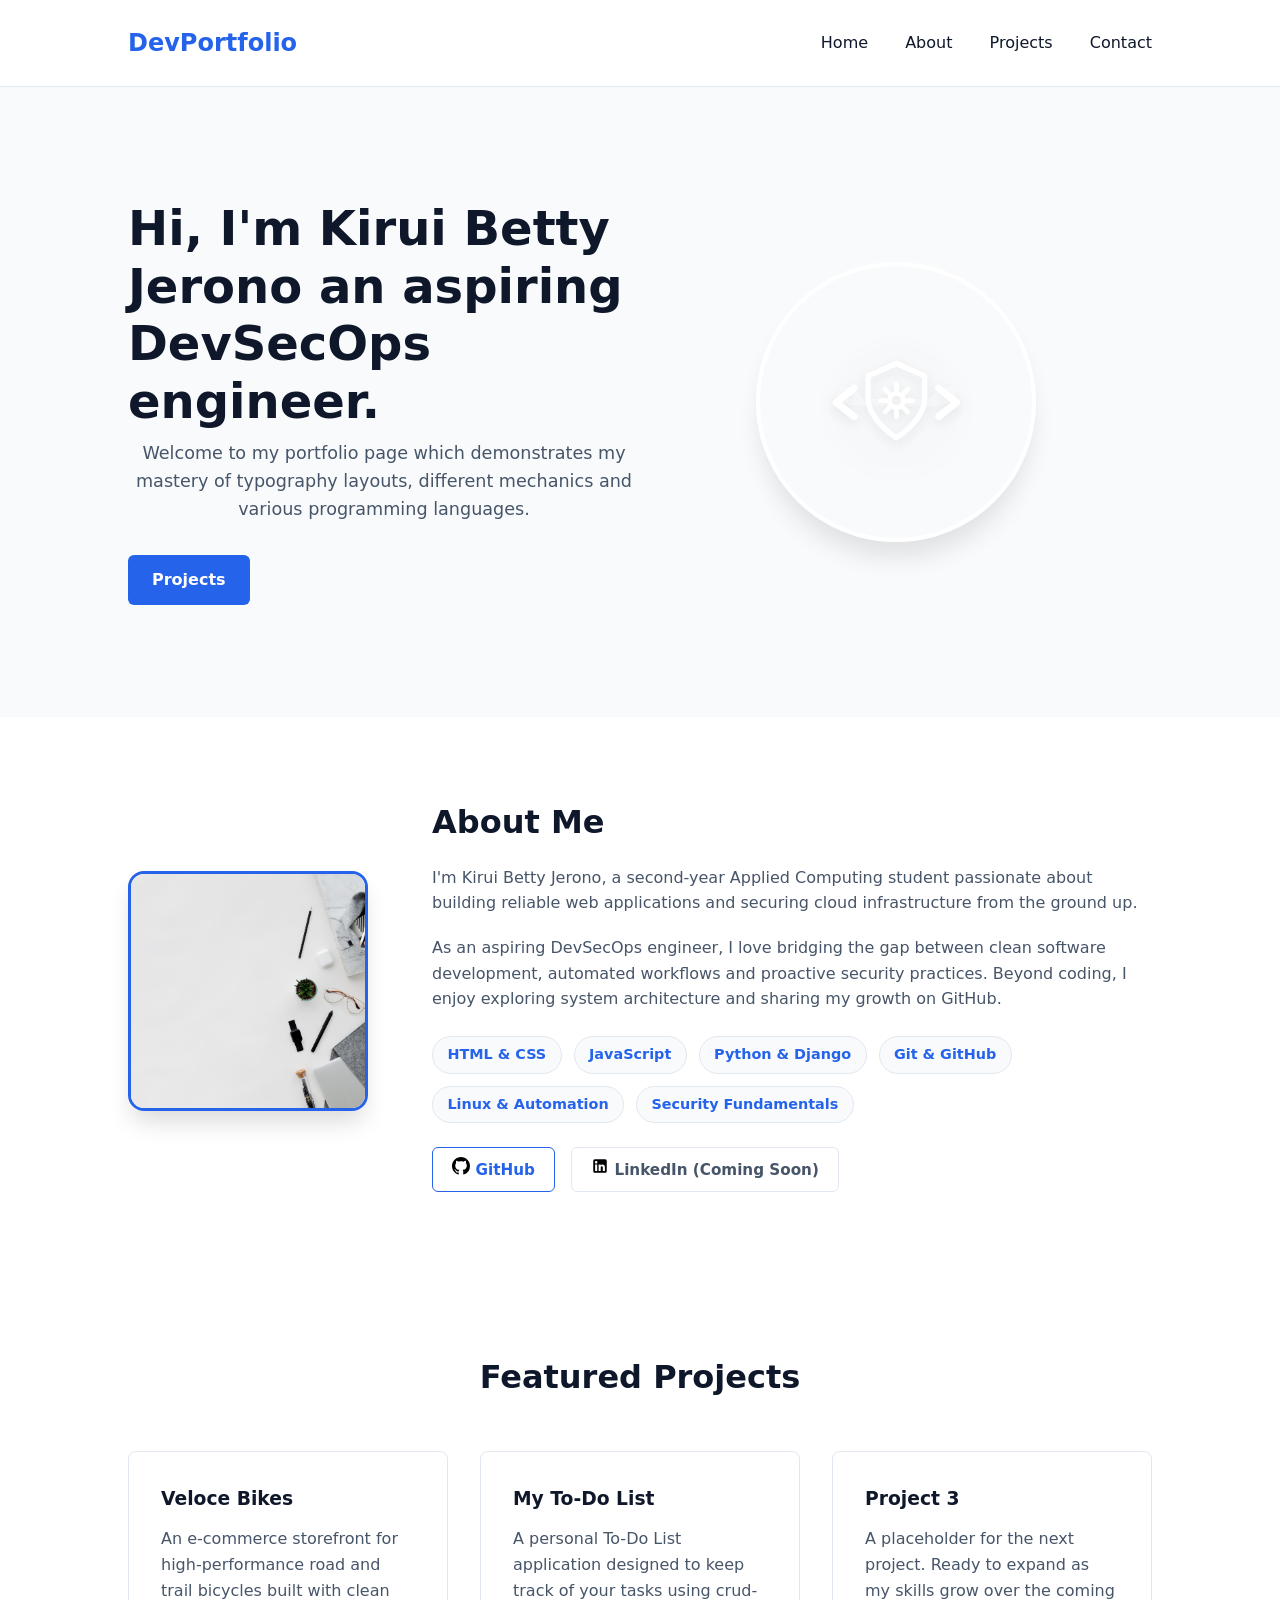
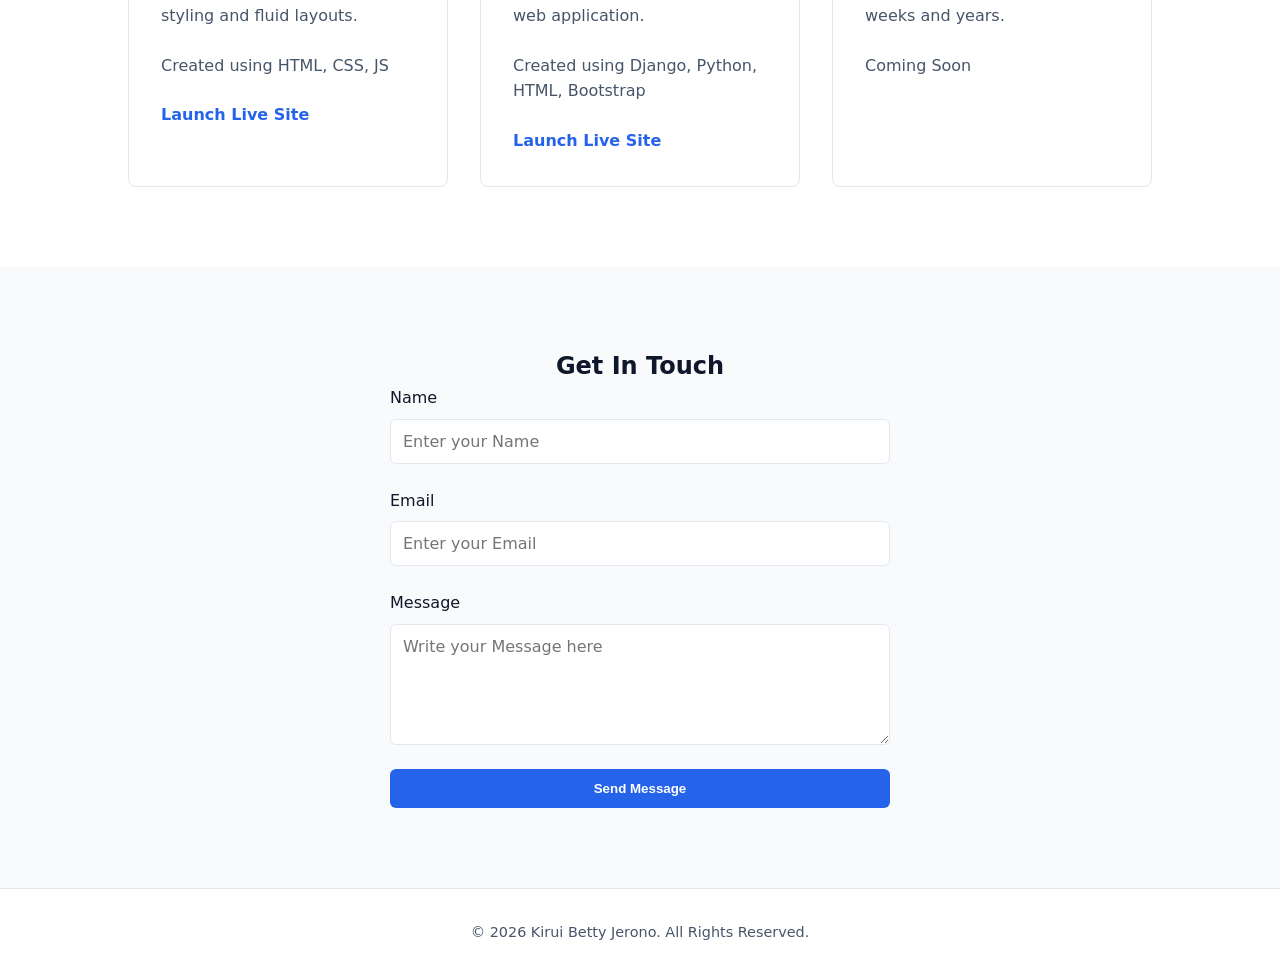
<file: index.html>
<!DOCTYPE html>
<html lang="en">
<head>
    <meta charset="UTF-8">
    <meta name="viewport" content="width=device-width, initial-scale=1.0">
    <title>Portfolio</title>
    <link rel="stylesheet" href="style.css">
    <link rel="icon" type="image/svg+xml" href="./favicon.svg"> 
</head>
<body>
    
    <!-- Navigation header -->
     <header class="main-header">
        <div class="logo">DevPortfolio</div>
        <nav class="nav-links">
            <a href="#home">Home</a>
            <a href="#about">About</a>
            <a href="#projects">Projects</a>
            <a href="#contact">Contact</a>
        </nav>
     </header>

     <main>
        <!-- Hero Section -->
         <section id="home" class="hero-section">
            <div class="hero-content">
                <h1>Hi, I'm Kirui Betty Jerono an aspiring DevSecOps engineer.</h1>
                <p>Welcome to my portfolio page which demonstrates my mastery of typography layouts, different mechanics and various programming languages.</p>
                <a href="#projects" class="btn">Projects</a>
            </div>

            <!-- Right Side: Flexbox Avatar Placeholder -->
             <div class="hero-avatar-wrapper">
                <div class="avatar-placeholder">

                    <!-- Inline DevSecOps Vector Graphics -->
                     <svg xmlns="http://w3.org" viewBox="0 0 100 100" class="devsecops-svg">

                        <!-- Title to the DevSecOps Vector image -->
                        <title id="devsecops-title">DevSecOps Icon: Code brackets for development, Spinning gear for automation, Shield for security and Infinity loop for continuous delivery</title>

                        <!-- Glowing background design element -->
                        <circle cx="50" cy="50" r="40" fill="rgba(255, 255, 255, 0.1)" />

                        <!-- DevOps infrastructure loop / Infinity Sign-->
                        <path d="M30 50 C 20 35, 10 50 30 50 C 50 50, 50 50, 70 50 C 90 50, 80 35, 70 50 C 50 50, 50 50, 30 50 Z"
                              fill="none" stroke="#ffffff" stroke-width="4" stroke-linecap="round" stroke-linejoin="round" opacity="0.3"/>
                        
                        <!-- Security Shield (Sec) -->
                        <path d="M50 28 L66 35 V48 C66 60 50 70 50 70 C50 70 34 60 34 48 V35 Z"
                              fill="rgba(255, 255, 255, 0.08)" stroke="#ffffff" stroke-width="3" stroke-linejoin="round" />

                        <!-- Center Gear (Ops / Automation) -->
                        <path d="M50 40 L50 43 M50 55 L50 58 M41 49 L44 49 M56 49 L59 49 M43.6 42.6 L45.8 44.8 M54.2 53.2 L56.4 55.4 M43.6 55.4 L45.8 53.2 M54.2 44.8 L56.4 42.6" 
                              stroke="#ffffff" stroke-width="2.5" stroke-linecap="round" />
                        <circle cx="50" cy="49" r="4" fill="none" stroke="#ffffff" stroke-width="2.5" />
                        <g class="gear-group">
                            <path d="M50 40 L50 43 M50 55 L50 58 M41 49 L44 49 M56 49 L59 49 M43.6 42.6 L45.8 44.8 M54.2 53.2 L56.4 55.4 M43.6 55.4 L45.8 53.2 M54.2 44.8 L56.4 42.6" 
                                  stroke="#ffffff" stroke-width="2.5" stroke-linecap="round" />
                            <circle cx="50" cy="49" r="4" fill="none" stroke="#ffffff" stroke-width="2.5"/>
                        </g>
                        
                        <!-- Code Brackets (Dev / Development) -->
                        <path d="M26 42 L16 50 L26 58" fill="none" stroke="#ffffff" stroke-width="4" stroke-linecap="round" stroke-linejoin="round" />
                        <path d="M74 42 L84 50 L74 58" fill="none" stroke="#ffffff" stroke-width="4" stroke-linecap="round" stroke-linejoin="round" />
                     </svg>
                </div>
             </div>
         </section>

         <!-- About Me Section -->
          <section id="about" class="about-section">
            <div class="about-container">
                <div class="about-image">
                    <img src="images/Avatar.jpg" alt="Kirui Betty Jerono">
                </div>
                <div class="about-text">
                    <h2>About Me</h2>
                    <p>I'm Kirui Betty Jerono, a second-year Applied Computing student passionate about building reliable web applications and securing cloud infrastructure from the ground up.</p>
                    <p>As an aspiring DevSecOps engineer, I love bridging the gap between clean software development, automated workflows and proactive security practices. Beyond coding, I enjoy exploring system architecture and sharing my growth on GitHub.</p>
                    <div class="skills-tags">
                        <span>HTML &amp; CSS</span>
                        <span>JavaScript</span>
                        <span>Python &amp; Django</span>
                        <span>Git &amp; GitHub</span>
                        <span>Linux &amp; Automation</span>
                        <span>Security Fundamentals</span>
                    </div>
                    <div class="social-links">
                        <a href="https://github.com/Blockbird77" target="_blank" rel="noopener noreferrer" class="social-btn">
                             <svg xmlns="http://w3.org" width="18" height="18" viewBox="0 0 24 24" fill="currentColour" aria-hidden="true">
                                <path d="M12 0C5.37 0 0 5.37 0 12c0 5.31 3.435 9.795 8.205 11.385.6.105.825-.255.825-.57 0-.285-.015-1.23-.015-2.235-3.015.555-3.795-.735-4.035-1.41-.135-.345-.72-1.41-1.23-1.695-.42-.225-1.02-.78-.015-.795.945-.015 1.62.87 1.845 1.23 1.08 1.815 2.805 1.305 3.495.99.105-.78.42-1.305.765-1.605-2.67-.3-5.46-1.335-5.46-5.925 0-1.305.465-2.385 1.23-3.225-.12-.3-.54-1.53.12-3.18 0 0 1.005-.315 3.3 1.23.96-.27 1.98-.405 3-.405s2.04.135 3 .405c2.295-1.56 3.3-1.23 3.3-1.23.66 1.65.24 2.88.12 3.18.765.84 1.23 1.905 1.23 3.225 0 4.605-2.805 5.625-5.475 5.925.435.375.81 1.095.81 2.22 0 1.605-.015 2.895-.015 3.3 0 .315.225.69.825.57A12.02 12.02 0 0 0 24 12c0-6.63-5.37-12-12-12z"/>
                             </svg>
                            <span>GitHub</span>
                        </a>
                        <span class="social-btn social-placeholder" title="LinkedIn profile coming soon">
                             <svg xmlns="http://w3.org" width="18" height="18" viewBox="0 0 24 24" fill="currentColour" aria-hidden="true">
                                <path d="M19 3a2 2 0 0 1 2 2v14a2 2 0 0 1-2 2H5a2 2 0 0 1-2-2V5a2 2 0 0 1 2-2h14m-.5 15.5v-5.3a3.26 3.26 0 0 0-3.26-3.26c-.85 0-1.84.52-2.28 1.3v-1.11h-2.79v8.37h2.79v-4.93c0-.77.62-1.4 1.39-1.4a1.4 1.4 0 0 1 1.4 1.4v4.93h2.75M6.88 8.56a1.68 1.68 0 0 0 1.68-1.68c0-.93-.75-1.69-1.68-1.69a1.69 1.69 0 0 0-1.69 1.69c0 .93.76 1.68 1.69 1.68m1.39 9.94v-8.37H5.5v8.37h2.77z"/>
                             </svg>
                            <span>LinkedIn (Coming Soon)</span>
                        </span>
                    </div>
                </div>
            </div>
          </section>

         <!-- Portfolio Gallery -->
          <section id="projects" class="projects-section">
            <h2>Featured Projects</h2>
            <div class="projects-grid">

                <!-- Project Card 1: Veloce Bikes -->
                 <article class="project-card">
                    <div class="card-content">
                        <h3>Veloce Bikes</h3>
                        <p>An e-commerce storefront for high-performance road and trail bicycles built with clean styling and fluid layouts.</p>
                        <p>Created using HTML, CSS, JS</p>
                        <a href="https://blockbird77.github.io/veloce-bikes-ecommerce/" target="_blank" class="card-link">Launch Live Site</a>
                    </div>
                 </article>

                 <!-- Project Card 2: My To-Do List -->
                  <article class="project-card">
                    <div class="card-content">
                        <h3>My To-Do List</h3>
                        <p>A personal To-Do List application designed to keep track of your tasks using crud-web application.</p>
                        <p>Created using Django, Python, HTML, Bootstrap</p>
                        <a href="https://bee77.pythonanywhere.com/" target="_blank" class="card-link">Launch Live Site</a>
                    </div>
                  </article>

                 <!-- Project Card 3: My next project -->
                  <article class="project-card">
                    <div class="card-content">
                        <h3>Project 3</h3>
                        <p>A placeholder for the next project. Ready to expand as my skills grow over the coming weeks and years.</p>
                        <span class="card-link-disabled">Coming Soon</span>
                    </div>
                 </article>
            </div>
          </section>

          <!-- Contact Form -->
           <section id="contact" class="contact-section">
            <h2>Get In Touch</h2>
            <form action="https://formspree.io/f/myewbwaq" method="POST" class="contact-form">
                <div class="form-group">
                    <label for="name">Name</label>
                    <input type="text" id="name" name="name" placeholder="Enter your Name">
                </div>
                <div class="form-group">
                    <label for="email">Email</label>
                    <input type="email" id="email" name="email" required placeholder="Enter your Email">
                </div>
                <div class="form-group">
                    <label for="message">Message</label>
                    <textarea name="message" id="message" rows="5" required placeholder="Write your Message here"></textarea>
                </div>
                <button type="submit" class="btn"> Send Message</button>
            </form>
           </section>
     </main>

     <!-- Footer -->
      <footer class="main-footer">
        <p> © 2026 Kirui Betty Jerono. All Rights Reserved. </p>
      </footer>
</body>
</html>
</file>
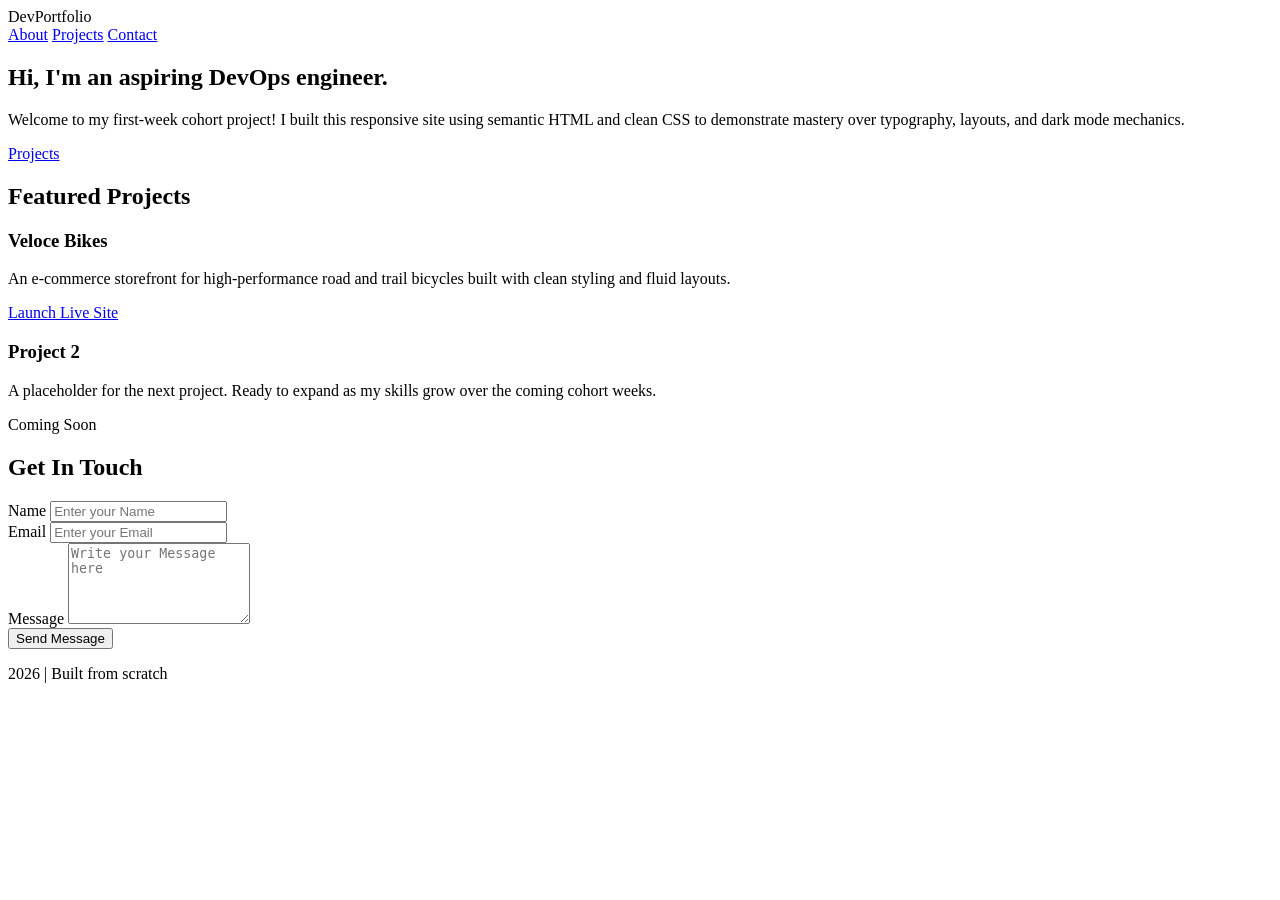
<file: about.html>
<!DOCTYPE html>
<html lang="en">
<head>
    <meta charset="UTF-8">
    <meta name="viewport" content="width=device-width, initial-scale=1.0">
    <title>My Portfolio</title>
</head>
<body>
    
    <!-- Navigation header -->
     <header class="main-header">
        <div class="logo">DevPortfolio</div>
        <nav class="nav-links">
            <a href="#about">About</a>
            <a href="#projects">Projects</a>
            <a href="#contact">Contact</a>
        </nav>
     </header>

     <main>
        <!-- Hero Section -->
         <section id="about" class="hero-section">
            <div class="hero-content">
                <h1>Hi, I'm an aspiring DevOps engineer.</h1>
                <p>Welcome to my first-week cohort project! I built this responsive site using semantic HTML and clean CSS to demonstrate mastery over typography, layouts, and dark mode mechanics.</p>
                <a href="#projects" class="btn">Projects</a>
            </div>
         </section>

         <!-- Portfolio Gallery -->
          <section id="projects" class="projects-section">
            <h2>Featured Projects</h2>
            <div class="card-content">

                <!-- Project Card 1: Veloce Bikes -->
                 <article class="project-card">
                    <div class="card-content">
                        <h3>Veloce Bikes</h3>
                        <p>An e-commerce storefront for high-performance road and trail bicycles built with clean styling and fluid layouts.</p>
                        <a href="https://blockbird77.github.io/veloce-bikes-ecommerce/" target="_blank" class="card-link">Launch Live Site</a>
                    </div>
                 </article>

                 <!-- Project Card 2: My next project -->
                  <article class="project-card">
                    <div class="card-content">
                        <h3>Project 2</h3>
                        <p>A placeholder for the next project. Ready to expand as my skills grow over the coming cohort weeks.</p>
                        <span class="card-link-disabled">Coming Soon</span>
                    </div>
                 </article>
            </div>
          </section>

          <!-- Contact Form -->
           <section id="contact" class="contact-section">
            <h2>Get In Touch</h2>
            <form action="" class="contact-form">
                <div class="form-group">
                    <label for="name">Name</label>
                    <input type="text" id="name" required placeholder="Enter your Name">
                </div>
                <div class="form-group">
                    <label for="email">Email</label>
                    <input type="email" id="email" required placeholder="Enter your Email">
                </div>
                <div class="form-group">
                    <label for="message">Message</label>
                    <textarea name="message" id="message" rows="5" required placeholder="Write your Message here"></textarea>
                </div>
                <button type="submit" class="btn"> Send Message</button>
            </form>
           </section>
     </main>

     <!-- Footer -->
      <footer class="main-footer">
        <p>2026 | Built from scratch </p>
      </footer>
</body>
</html>
</file>
<file: style.css>
/* CSS Variables (Dark Mode Setup) */
*{
    margin: 0;
    padding: 0;
    box-sizing: border-box;
}
:root{
    --bg-primary: #ffffff;
    --bg-secondary: #f8fafc;
    --card-bg: #ffffff;
    --text-main: #0f172a;
    --text-muted: #475569;
    --accent: #2563eb;
    --border-colour: #e2e8f0;
}

/* Automatic Dark Mode Switcher */
@media (prefers-color-scheme: dark) {
    :root {
        --bg-primary: #0f172a;
        --bg-secondary: #1e293b;
        --card-bg: #1e293b;
        --text-main: #f8fafc;
        --text-muted: #94a3b8;
        --accent: #3b82f6;
        --border-colour: #334155; 
    }
}
html{
    scroll-behavior: smooth;
}
body{
    font-family: system-ui, -apple-system, BlinkMacSystemFont, 'Segoe UI', Roboto, Oxygen, Ubuntu, Cantarell, 'Open Sans', 'Helvetica Neue', sans-serif;
    background-color: var(--bg-primary);
    color: var(--text-main);
    line-height: 1.6;
    transition: background-colour 0.3s ease, colour 0.3s ease;
}

/* Layouts (Header & Nav) */
.main-header{
    display: flex;
    justify-content: space-between;
    align-items: center;
    padding: 1.5rem 10%;
    background-color: var(--bg-primary);
    border-bottom: 1px solid var(--border-colour);
    position: sticky;
    top: 0;
    z-index: 100;
}
.logo{
    font-size: 1.5rem;
    font-weight: 700;
    color: var(--accent);
}
.nav-links a{
    color: var(--text-main);
    text-decoration: none;
    margin-left: 2rem;
    font-weight: 500;
    transition: colour 0.2s;
}
.nav-links a:hover{
    color: var(--accent);
}

/* Sections (Flexbox Hero) */
section{
    padding: 5rem 10%;
}
.hero-section{
    display: flex;
    justify-content: center;
    align-items: center;
    min-height: 70vh;
    background-color: var(--bg-secondary);
}
.hero-content{
    flex: 1;
    text-align: left;
}
.hero-content h1{
    font-size: 3rem;
    margin-bottom: 0.5rem;
    line-height: 1.2;
}
.hero-content p{
    font-size: 1.2rem;
    color: var(--text-muted);
    max-width: 600px;
    margin-bottom: 2rem;
    align-items: center;
    text-align: center;
}
.hero-container{
    display: flex;
    align-items: center;
    justify-content: space-between;
    width: 100%;
    gap: 4rem;
}
.subtitle{
    font-size: 1.4rem;
    color: var(--accent);
    font-weight: 600;
    margin-bottom: 1.5rem;
}
.hero-content p:not(.subtitle){
    font-size: 1.1rem;
    color: var(--text-muted);
    margin-bottom: 2rem;
    max-width: 550px;
}
.hero-avatar-wrapper{
    flex: 1;
    display: flex;
    justify-content: center;
    align-items: center;
}
.avatar-placeholder{
    width: 280px;
    height: 280px;
    border-radius: 50%;
    background: linear-gradient(135deg, #0f172a var(--accent));
    display: flex;
    justify-content: center;
    align-items: center;
    box-shadow: 0 20px 25px -5px rgba(0, 0, 0, 0.1);
    border: 4px solid var(--card-bg);
    transition: transform 0.3s ease, box-shadow 0.3s ease;
}
.avatar-placeholder span{
    color: #ffffff;
    font-size: 4rem;
    font-weight: 700;
    letter-spacing: 2px;
}
.avatar-placeholder img{
    width: 100%;
    height: 100%;
    object-fit: cover;
    border-radius: 50%;
}
.avatar-placeholder:hover{
    transform: translateY(-4px);
    box-shadow: 0 20px 35px rgba(59, 130, 246, 0.35);
}
.gear-group{
    transform-origin: 50px 49px;
    transition: transform 0.8s ease-in-out;
}
.avatar-placeholder:hover .gear-group{
    transform: rotate(180deg);
}
.devsecops-svg{
    width: 65%;
    height: 65%;
    filter: drop-shadow( 0 4px 6px rgba(0, 0, 0, 0.1));
}
.btn{
    display: inline-block;
    background-color: var(--accent);
    color: #ffffff;
    padding: 0.75rem 1.5rem;
    border: none;
    border-radius: 6px;
    text-decoration: none;
    font-weight: 600;
    cursor: pointer;
    transition: opacity 0.2s;
}
.btn:hover{
    opacity: 0.9;
}

/* Responsive design: Stacj vertically on smaller screens */
@media (max-width: 768px) {
    .hero-container{
        flex-direction: column-reverse;
        text-align: center;
        gap: 2rem;
    }
    .hero-content{
        text-align: center;
    }
    .hero-content p:not(.subtitle) {
        margin: 0 auto 2rem auto;
    }
    .avatar-placeholder{
        width: 200px;
        height: 200px;
    }
}

/* About Me Section */
.about-section{
    background-color: var(--bg-primary);
}
.about-container{
    display: flex;
    align-items: center;
    gap: 4rem;
    max-width: 1100px;
    margin: 0 auto;
}
.about-image img{
    width: 240px;
    height: 240px;
    object-fit: cover;
    border-radius: 16px;
    border: 3px solid var(--accent);
    box-shadow: 0 15px 25px -5px rgba(0, 0, 0, 0.15);
}
.about-text h2{
    font-size: 2rem;
    margin-bottom: 1rem;
}
.about-text p{
    color: var(--text-muted);
    margin-bottom: 1.2rem;
}
.skills-tags{
    display: flex;
    flex-wrap: wrap;
    gap: 0.75rem;
    margin-top: 1.5rem;
}
.skills-tags span{
    background-color: var(--bg-secondary);
    color: var(--accent);
    border: 1px solid var(--border-colour);
    padding: 0.4rem 0.9rem;
    border-radius: 20px;
    font-size: 0.9rem   ;
    font-weight: 600;
}
@media (max-width: 768px){
    .about-container{
        flex-direction: column;
        text-align: center;
        gap: 2rem;
    }
    .skills-tags{
        justify-content: center;
    }
}
.social-links{
    display: flex;
    flex-wrap: wrap;
    gap: 1rem;
    margin-top: 1.5rem;
}
.social-btn{
    display: inline-block;
    padding: 0.55rem 1.2rem;
    border-radius: 6px;
    border: 1px solid var(--accent);
    color: var(--accent);
    text-decoration: none;
    font-weight: 600;
    font-size: 0.95rem;
    transition: background-colour 0.2s, colour 0.2s;
}
.social-btn:hover:not(.social-placeholder){
    background-color: var(--accent);
    color: #ffffff;
}
.social-placeholder{
    border-color: var(--border-colour);
    color: var(--text-muted);
    cursor: default;
}
/* Grid (Project Section) */
.projects-section h2{
    text-align: center;
    margin-bottom: 3rem;
    font-size: 2rem;
}
.projects-grid{
    display: grid;
    grid-template-columns: repeat(auto-fit, minmax(300px, 1fr));
    gap: 2rem;
}
.project-card{
    background-color: var(--card-bg);
    border: 1px solid var(--border-colour);
    border-radius: 8px;
    overflow: hidden;
    transition: transform 0.2s, box-shadow 0.2s;
}
.project-card:hover{
    transform: translateY(-4px);
    box-shadow: 0 10px 15px -3px rgba(0, 0, 0, 0.1);
}
.card-content{
    padding: 2rem;
}
.card-content h3{
    margin-bottom: 0.75rem;
}
.card-content p{
    color: var(--text-muted);
    margin-bottom: 1.5rem;
}
.card-link{
    color: var(--accent);
    text-decoration: none;
    font-weight: 600;
}.card-link-disabled{
    color: var(--text-muted);
    font-size: italic;
}

/* Forms & Inputs (Contact Section) */
.contact-section{
    background-color: var(--bg-secondary);
    display: flex;
    flex-direction: column;
    align-items: center;
}
.contact-form{
    width: 100%;
    max-width: 500px;
    display: flex;
    flex-direction: column;
    gap: 1.5rem;
}
.form-group{
    display: flex;
    flex-direction: column;
    gap: 0.5rem;
}
.form-group label{
    font-weight: 500;
}
.form-group input, .form-group textarea{
    padding: 0.75rem;
    border: 1px solid var(--border-colour);
    border-radius: 6px;
    background-color: var(--bg-primary);
    color: var(--text-main);
    font-family: inherit;
    font-size: 1rem;
}.form-group input:focus, .form-group textarea:focus{
    outline: 2px solid var(--accent);
}

/* Footer */
.main-footer{
    text-align: center;
    padding: 2rem;
    border-top: 1px solid var(--border-colour);
    color: var(--text-muted);
    font-size: 0.9rem;
}
</file>
